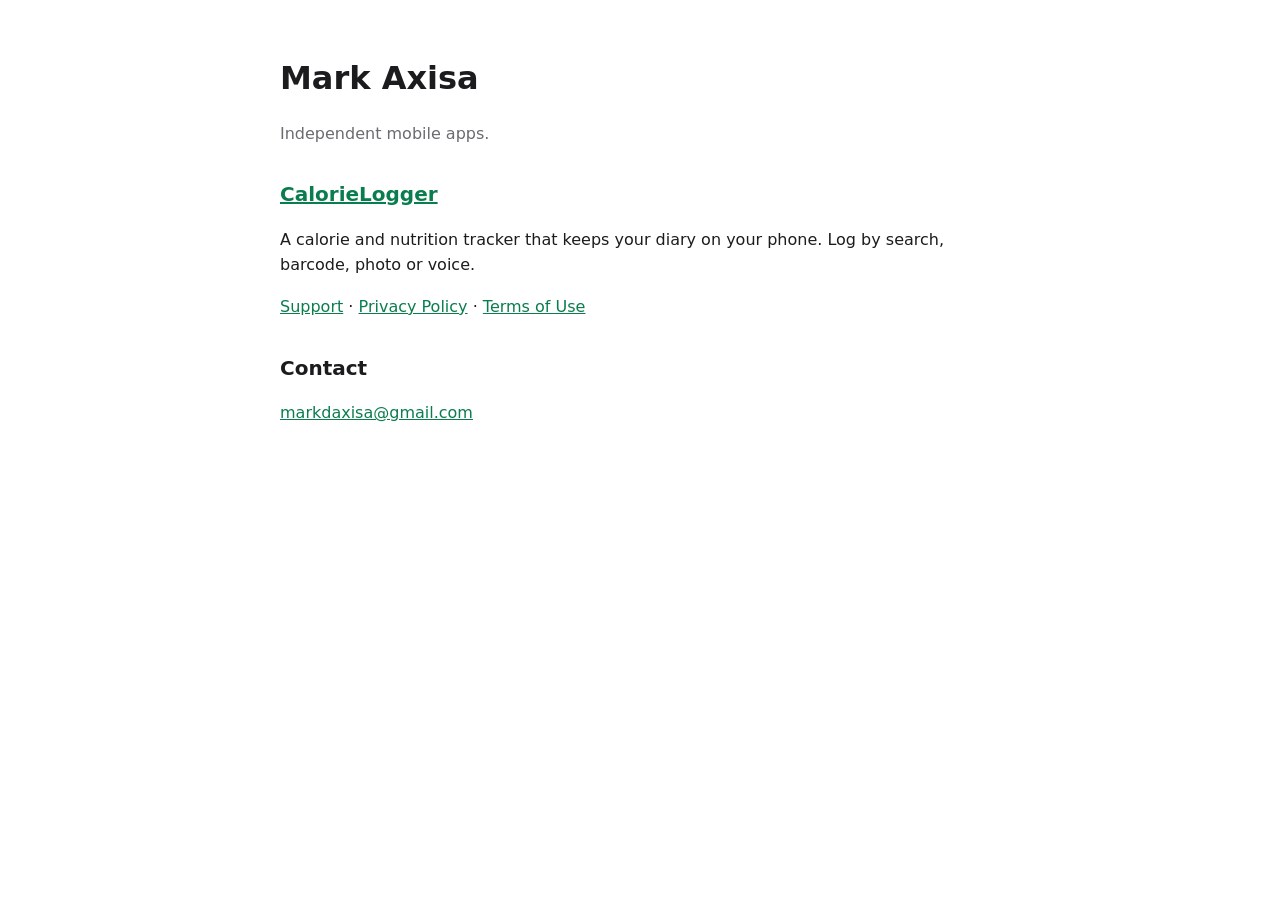
<file: index.html>
<!doctype html>
<html lang="en"><head><meta charset="utf-8"><meta name="viewport" content="width=device-width,initial-scale=1">
<title>Mark Axisa Apps</title>
<meta name="description" content="Mobile apps by Mark Axisa.">
<link rel="stylesheet" href="/style.css"></head>
<body><main>
<h1>Mark Axisa</h1>
<p class="muted">Independent mobile apps.</p>

<h2><a href="/calorielogger/">CalorieLogger</a></h2>
<p>A calorie and nutrition tracker that keeps your diary on your phone. Log by search, barcode, photo or voice.</p>
<p><a href="/calorielogger/">Support</a> · <a href="/calorielogger/privacy.html">Privacy Policy</a> · <a href="/calorielogger/terms.html">Terms of Use</a></p>

<h2>Contact</h2>
<p><a href="mailto:markdaxisa@gmail.com">markdaxisa@gmail.com</a></p>
</main></body></html>
</file>
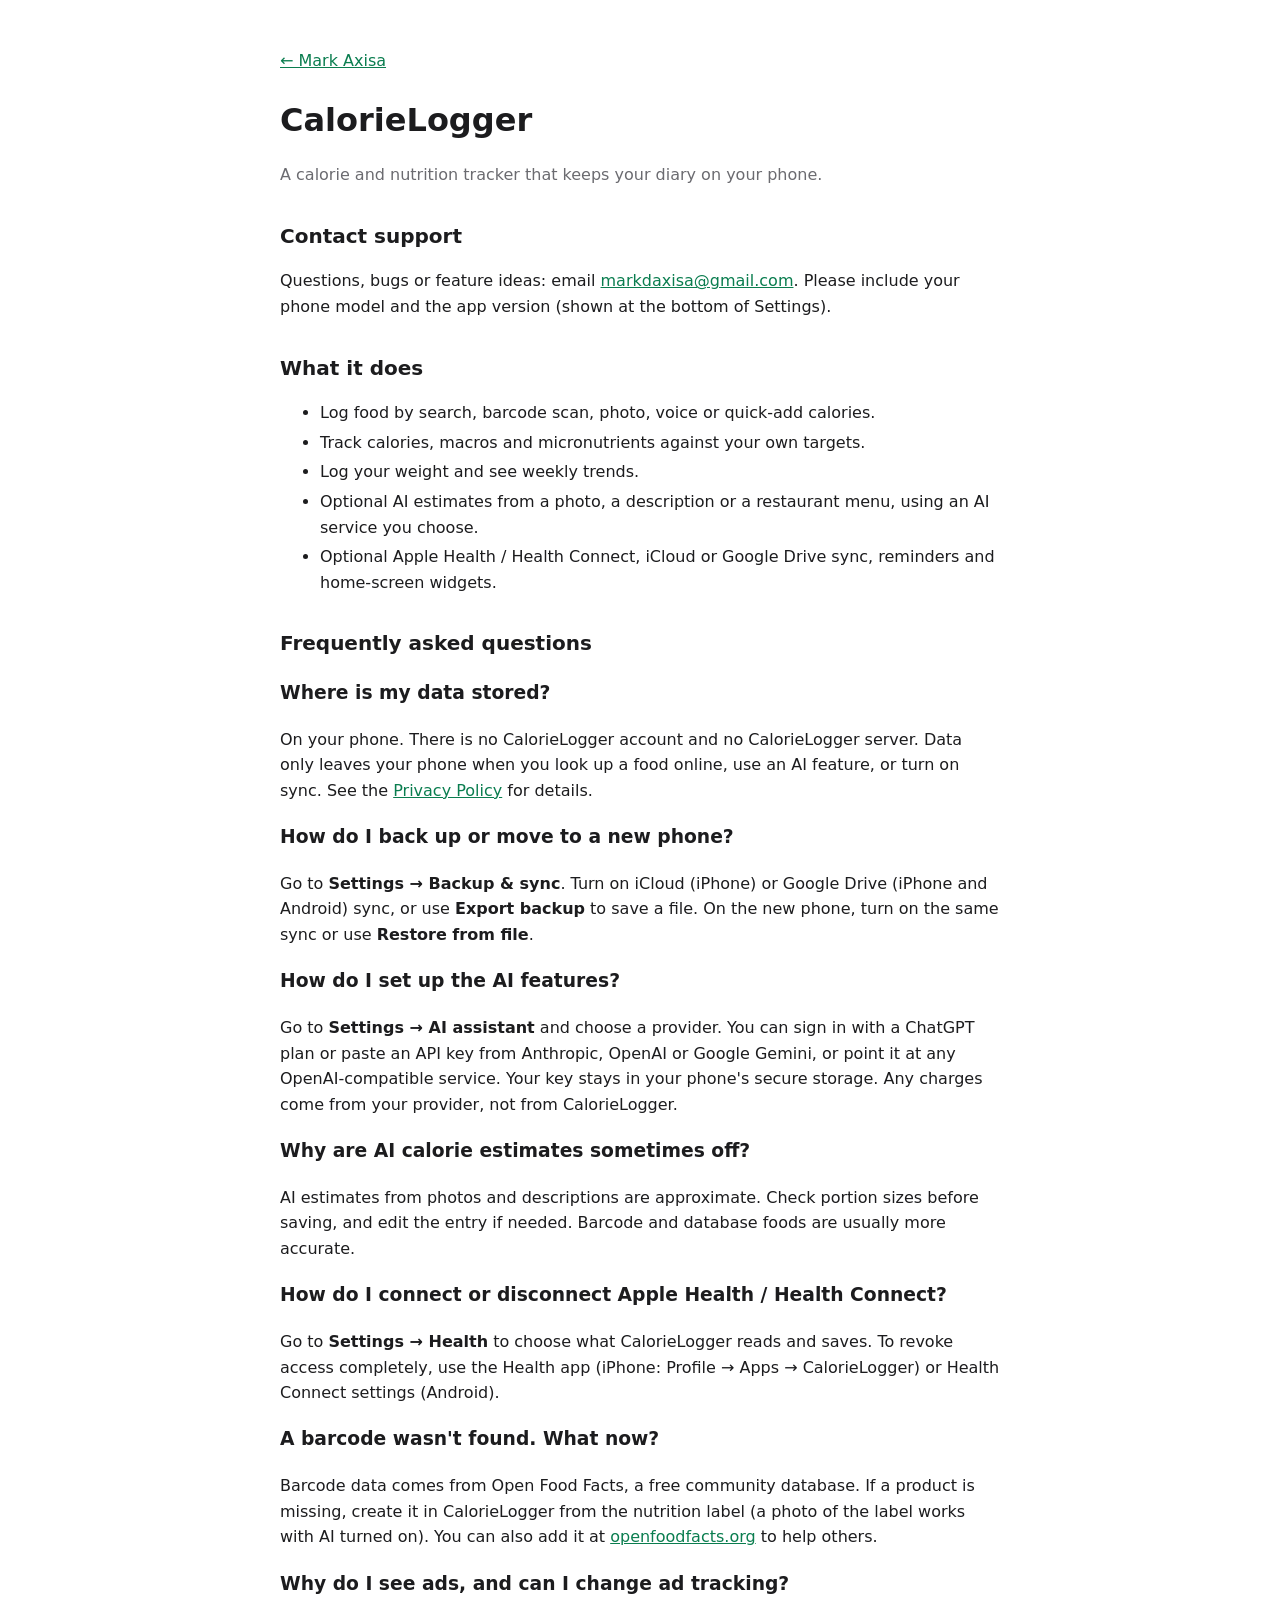
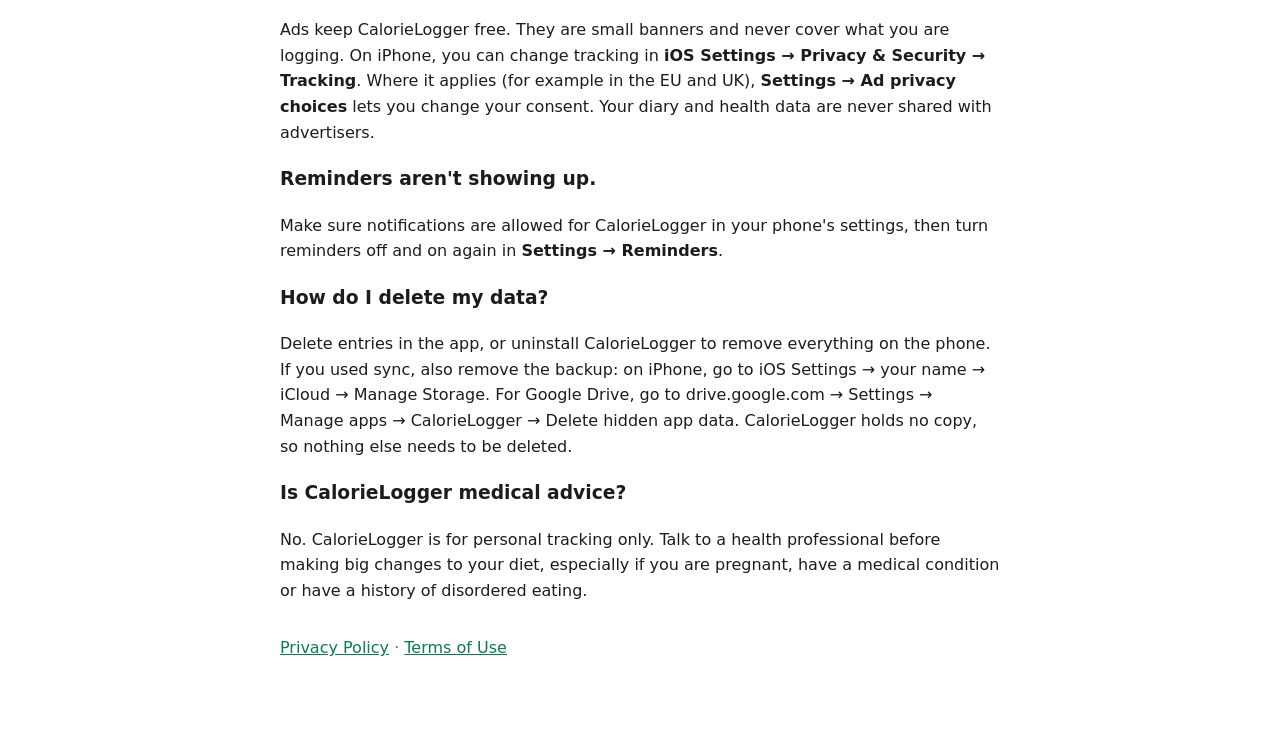
<file: calorie-tracker/index.html>
<!doctype html>
<html lang="en"><head><meta charset="utf-8"><title>Moved</title>
<link rel="canonical" href="https://markaxisa.github.io/calorielogger/">
<meta http-equiv="refresh" content="0; url=/calorielogger/"></head>
<body><p>This page moved to <a href="/calorielogger/">/calorielogger/</a>.</p></body></html>
</file>
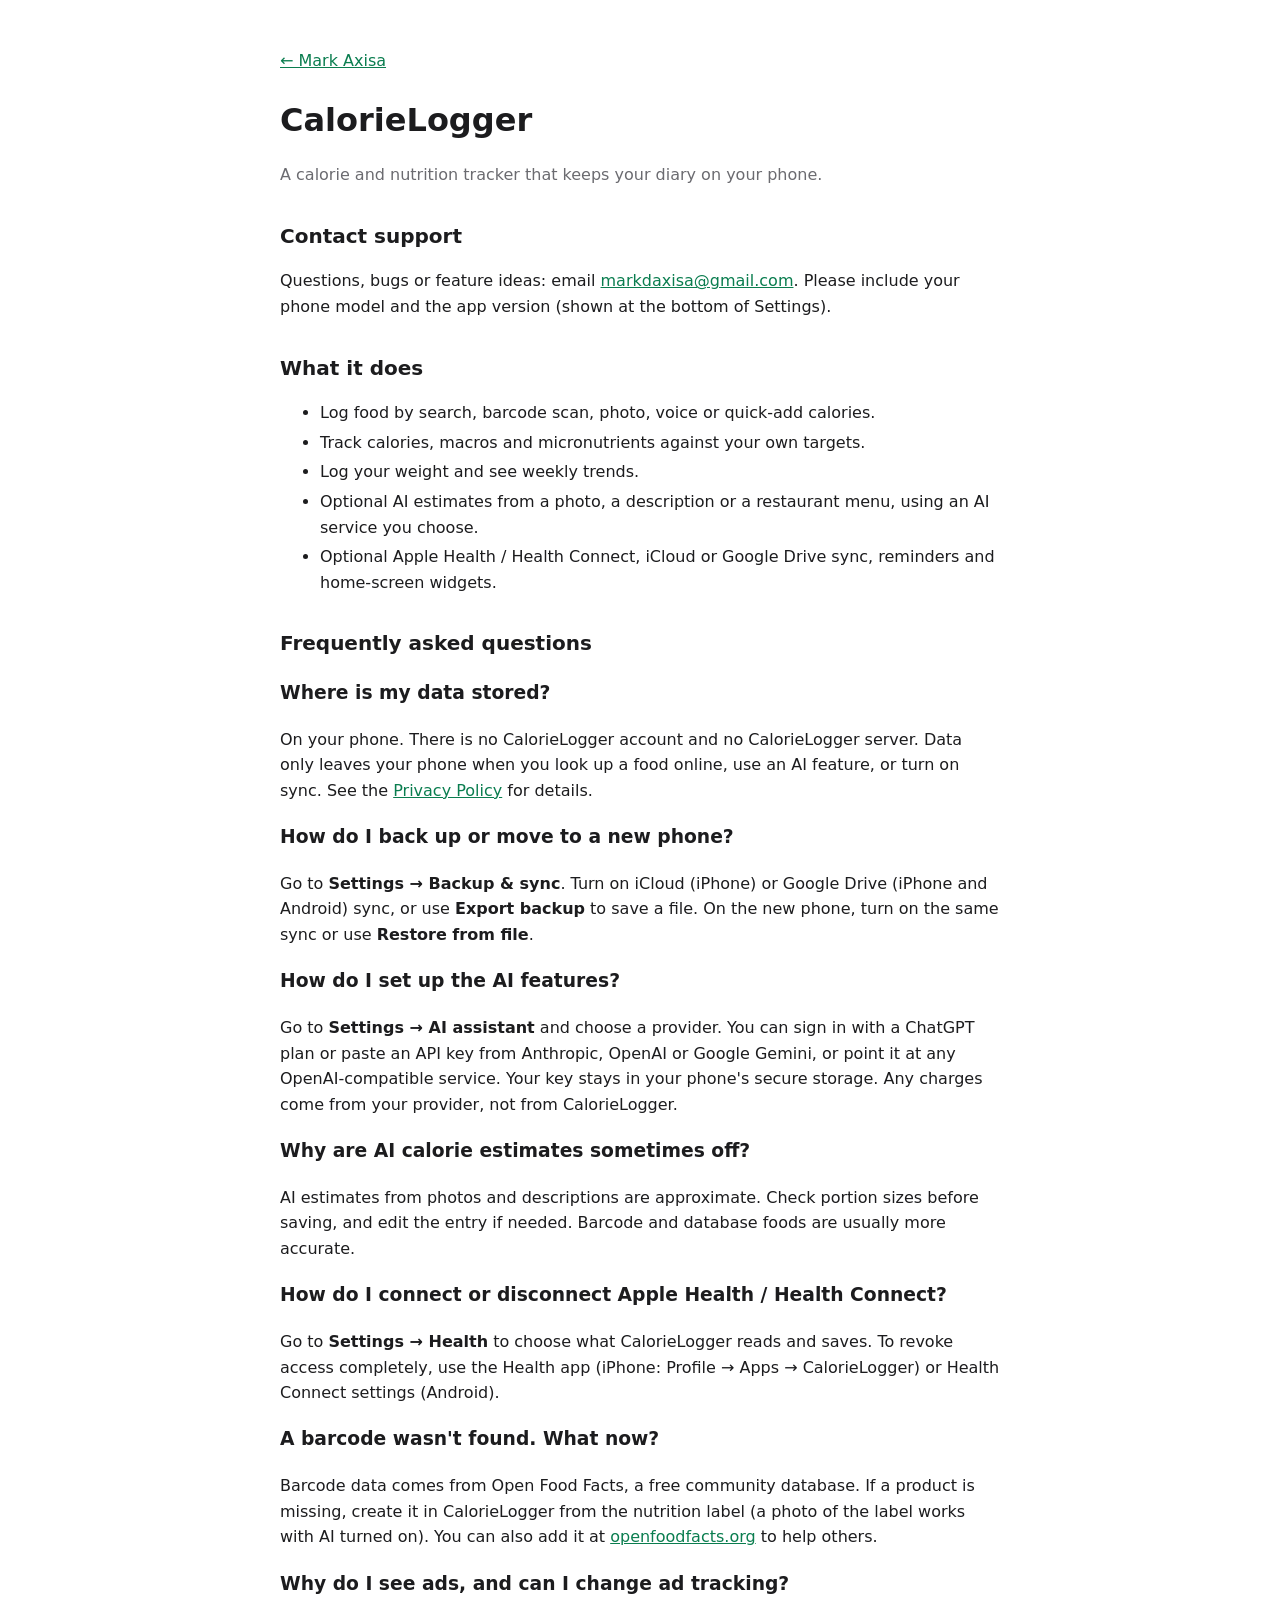
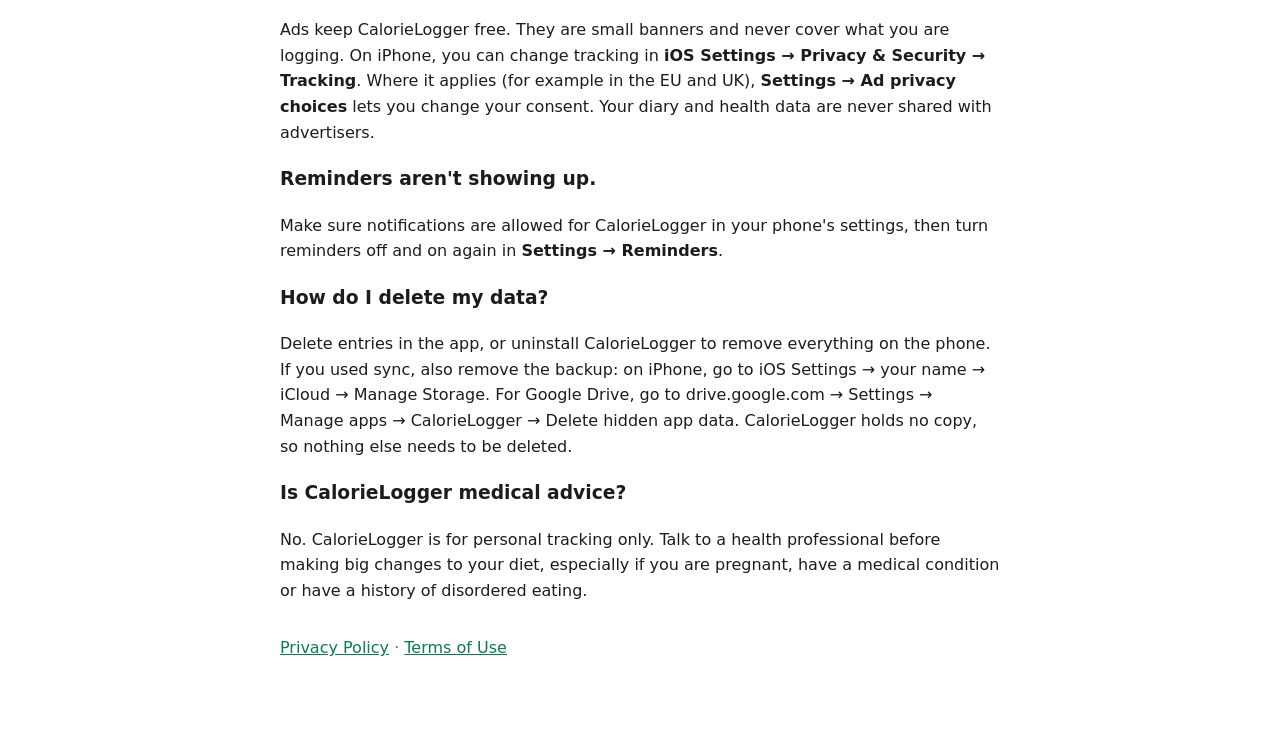
<file: calorielogger/index.html>
<!doctype html>
<html lang="en"><head><meta charset="utf-8"><meta name="viewport" content="width=device-width,initial-scale=1">
<title>CalorieLogger Support</title>
<meta name="description" content="Help and support for CalorieLogger, the calorie and nutrition tracker.">
<link rel="stylesheet" href="/style.css"></head>
<body><main>
<p><a href="/">← Mark Axisa</a></p>
<h1>CalorieLogger</h1>
<p class="muted">A calorie and nutrition tracker that keeps your diary on your phone.</p>

<h2>Contact support</h2>
<p>Questions, bugs or feature ideas: email <a href="mailto:markdaxisa@gmail.com?subject=CalorieLogger%20support">markdaxisa@gmail.com</a>. Please include your phone model and the app version (shown at the bottom of Settings).</p>

<h2>What it does</h2>
<ul>
<li>Log food by search, barcode scan, photo, voice or quick-add calories.</li>
<li>Track calories, macros and micronutrients against your own targets.</li>
<li>Log your weight and see weekly trends.</li>
<li>Optional AI estimates from a photo, a description or a restaurant menu, using an AI service you choose.</li>
<li>Optional Apple Health / Health Connect, iCloud or Google Drive sync, reminders and home-screen widgets.</li>
</ul>

<h2>Frequently asked questions</h2>

<h3>Where is my data stored?</h3>
<p>On your phone. There is no CalorieLogger account and no CalorieLogger server. Data only leaves your phone when you look up a food online, use an AI feature, or turn on sync. See the <a href="privacy.html">Privacy Policy</a> for details.</p>

<h3>How do I back up or move to a new phone?</h3>
<p>Go to <strong>Settings → Backup &amp; sync</strong>. Turn on iCloud (iPhone) or Google Drive (iPhone and Android) sync, or use <strong>Export backup</strong> to save a file. On the new phone, turn on the same sync or use <strong>Restore from file</strong>.</p>

<h3>How do I set up the AI features?</h3>
<p>Go to <strong>Settings → AI assistant</strong> and choose a provider. You can sign in with a ChatGPT plan or paste an API key from Anthropic, OpenAI or Google Gemini, or point it at any OpenAI-compatible service. Your key stays in your phone's secure storage. Any charges come from your provider, not from CalorieLogger.</p>

<h3>Why are AI calorie estimates sometimes off?</h3>
<p>AI estimates from photos and descriptions are approximate. Check portion sizes before saving, and edit the entry if needed. Barcode and database foods are usually more accurate.</p>

<h3>How do I connect or disconnect Apple Health / Health Connect?</h3>
<p>Go to <strong>Settings → Health</strong> to choose what CalorieLogger reads and saves. To revoke access completely, use the Health app (iPhone: Profile → Apps → CalorieLogger) or Health Connect settings (Android).</p>

<h3>A barcode wasn't found. What now?</h3>
<p>Barcode data comes from Open Food Facts, a free community database. If a product is missing, create it in CalorieLogger from the nutrition label (a photo of the label works with AI turned on). You can also add it at <a href="https://world.openfoodfacts.org">openfoodfacts.org</a> to help others.</p>

<h3>Why do I see ads, and can I change ad tracking?</h3>
<p>Ads keep CalorieLogger free. They are small banners and never cover what you are logging. On iPhone, you can change tracking in <strong>iOS Settings → Privacy &amp; Security → Tracking</strong>. Where it applies (for example in the EU and UK), <strong>Settings → Ad privacy choices</strong> lets you change your consent. Your diary and health data are never shared with advertisers.</p>

<h3>Reminders aren't showing up.</h3>
<p>Make sure notifications are allowed for CalorieLogger in your phone's settings, then turn reminders off and on again in <strong>Settings → Reminders</strong>.</p>

<h3>How do I delete my data?</h3>
<p>Delete entries in the app, or uninstall CalorieLogger to remove everything on the phone. If you used sync, also remove the backup: on iPhone, go to iOS Settings → your name → iCloud → Manage Storage. For Google Drive, go to drive.google.com → Settings → Manage apps → CalorieLogger → Delete hidden app data. CalorieLogger holds no copy, so nothing else needs to be deleted.</p>

<h3>Is CalorieLogger medical advice?</h3>
<p>No. CalorieLogger is for personal tracking only. Talk to a health professional before making big changes to your diet, especially if you are pregnant, have a medical condition or have a history of disordered eating.</p>

<p class="muted" style="margin-top:2rem"><a href="privacy.html">Privacy Policy</a> · <a href="terms.html">Terms of Use</a></p>
</main></body></html>
</file>
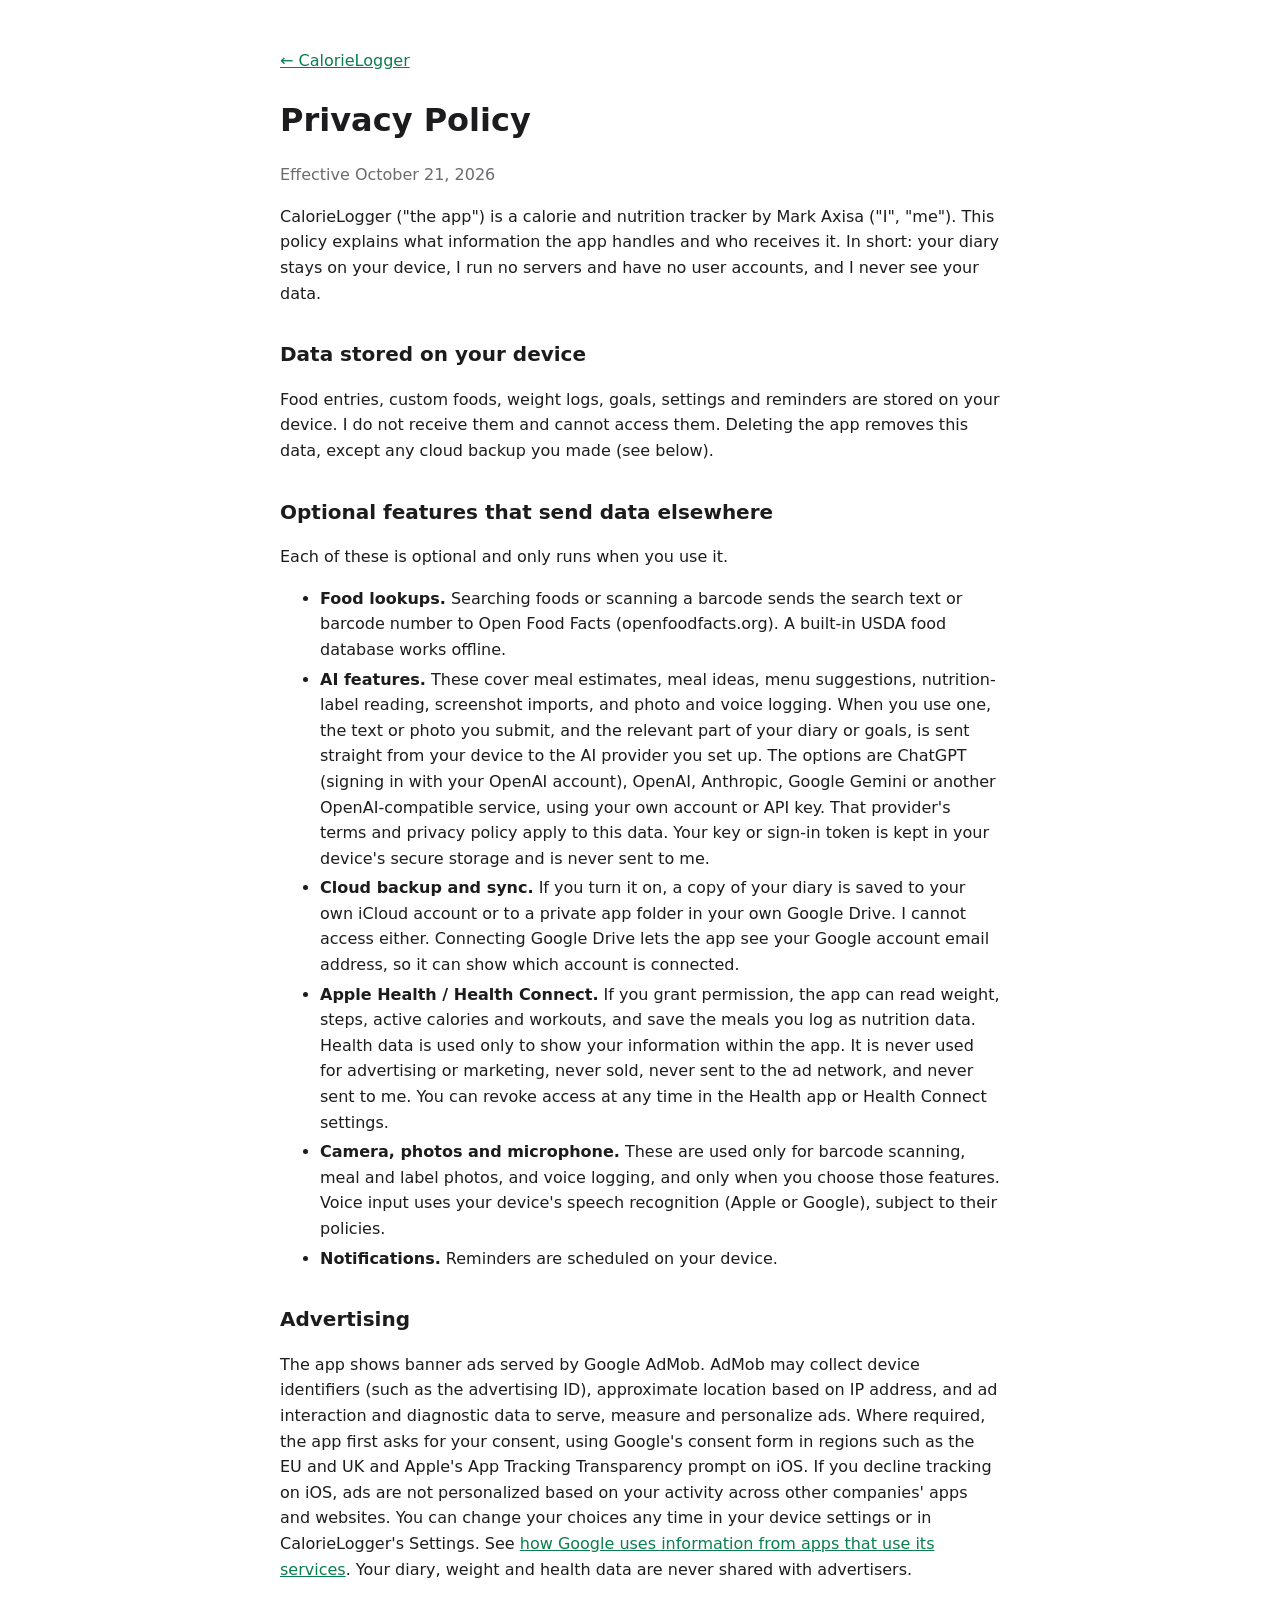
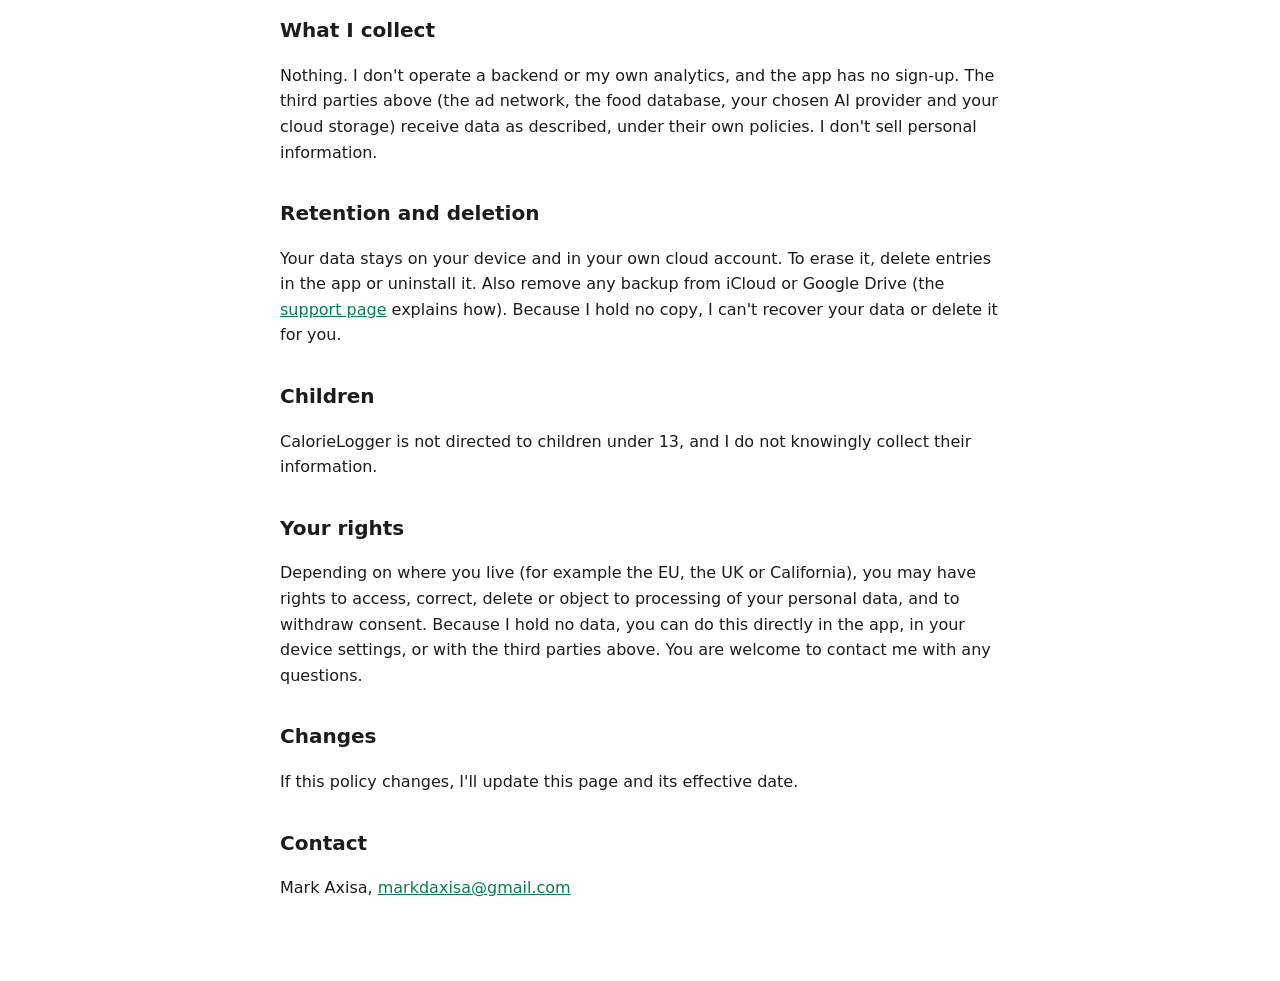
<file: calorie-tracker/privacy.html>
<!doctype html>
<html lang="en"><head><meta charset="utf-8"><title>Moved</title>
<link rel="canonical" href="https://markaxisa.github.io/calorielogger/privacy.html">
<meta http-equiv="refresh" content="0; url=/calorielogger/privacy.html"></head>
<body><p>This page moved to <a href="/calorielogger/privacy.html">/calorielogger/privacy.html</a>.</p></body></html>
</file>
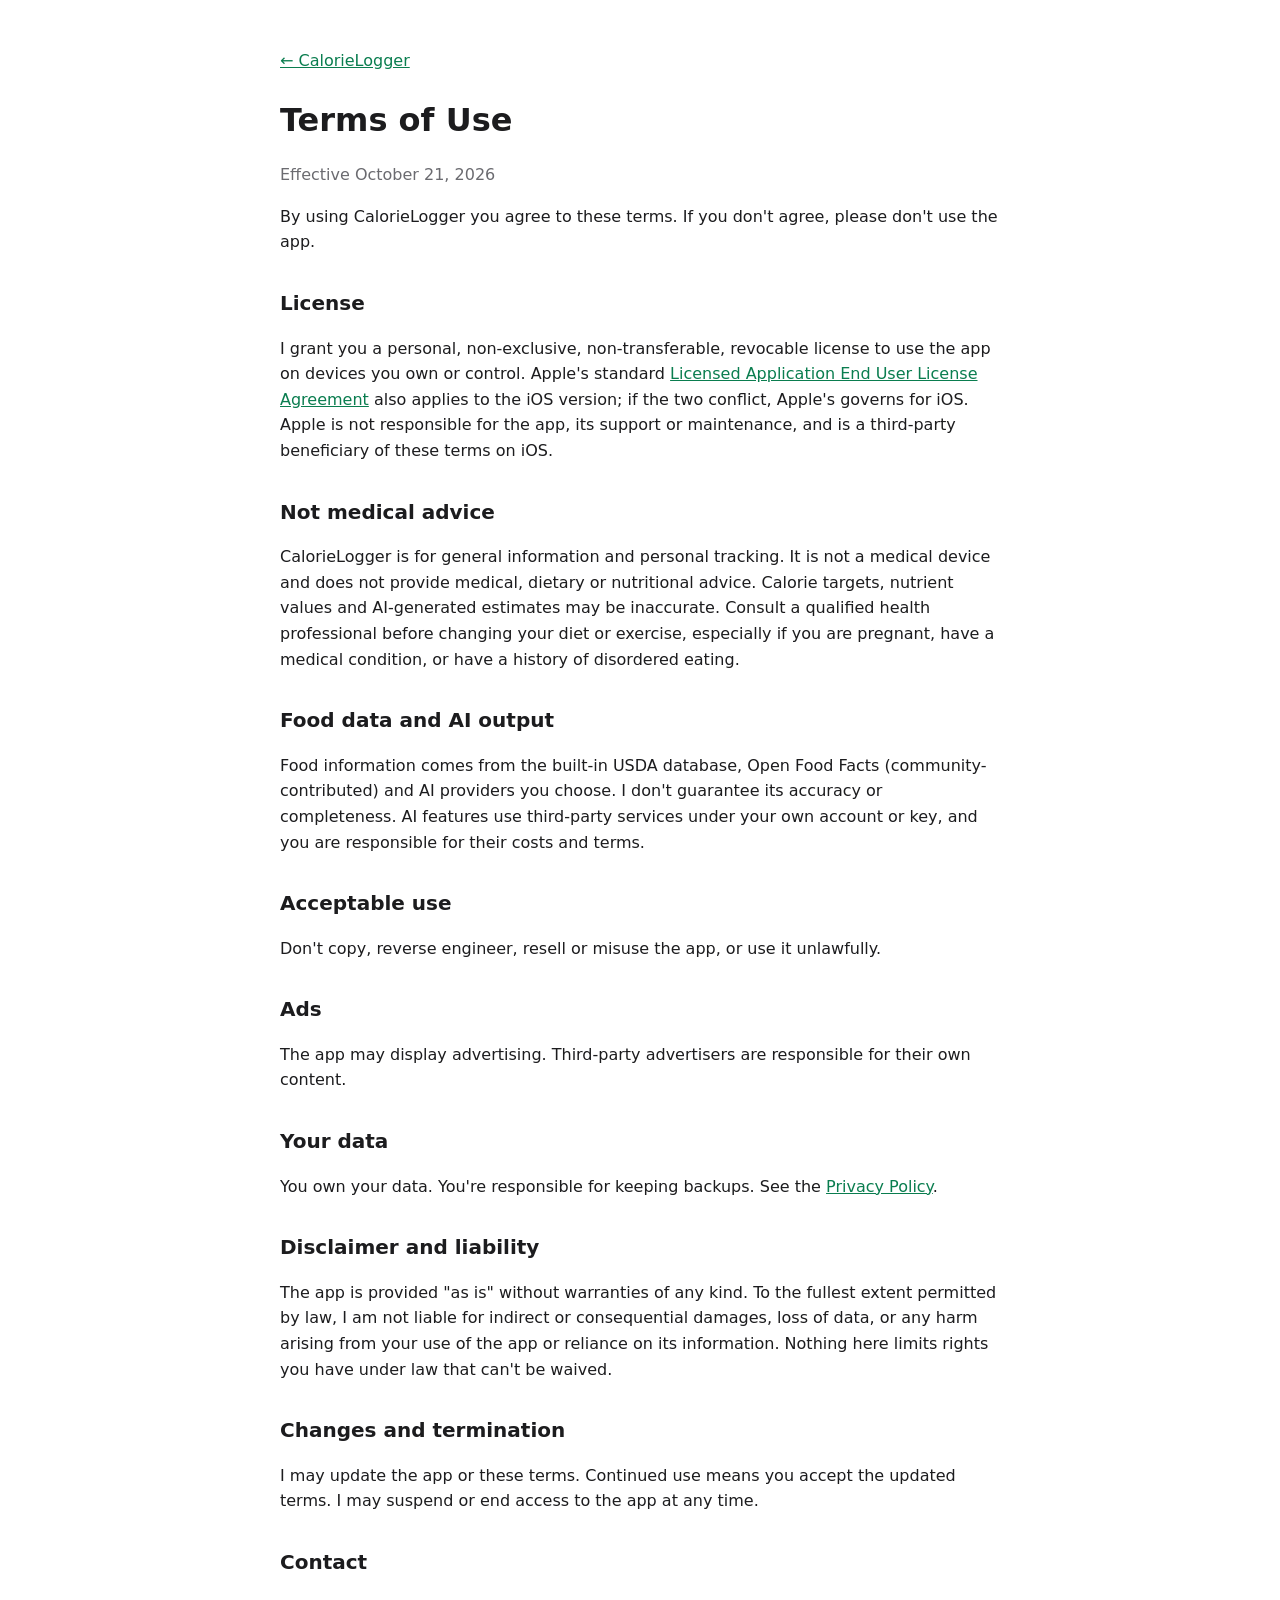
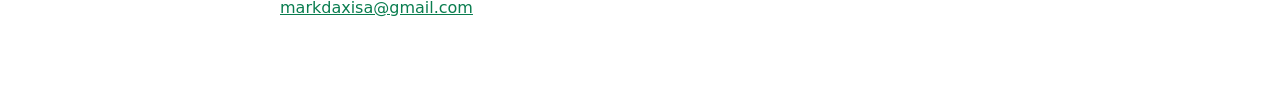
<file: calorie-tracker/terms.html>
<!doctype html>
<html lang="en"><head><meta charset="utf-8"><title>Moved</title>
<link rel="canonical" href="https://markaxisa.github.io/calorielogger/terms.html">
<meta http-equiv="refresh" content="0; url=/calorielogger/terms.html"></head>
<body><p>This page moved to <a href="/calorielogger/terms.html">/calorielogger/terms.html</a>.</p></body></html>
</file>
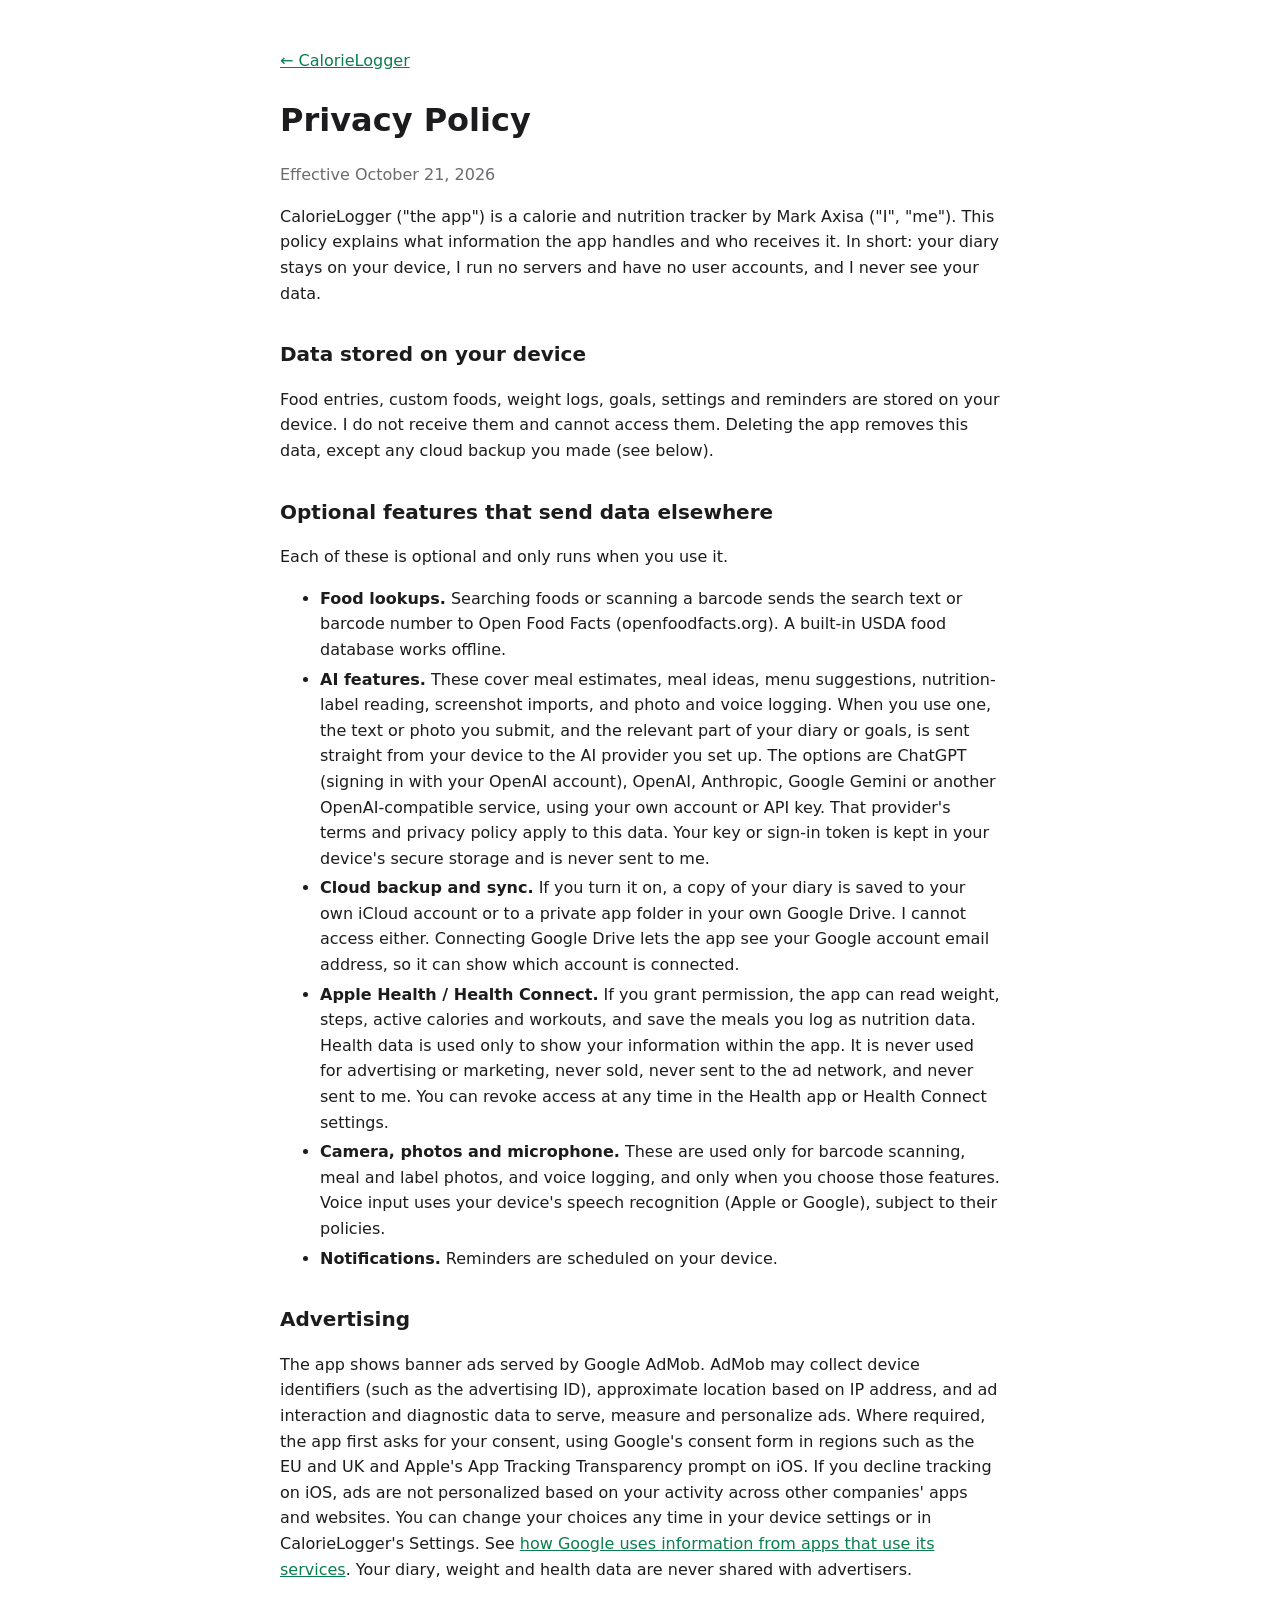
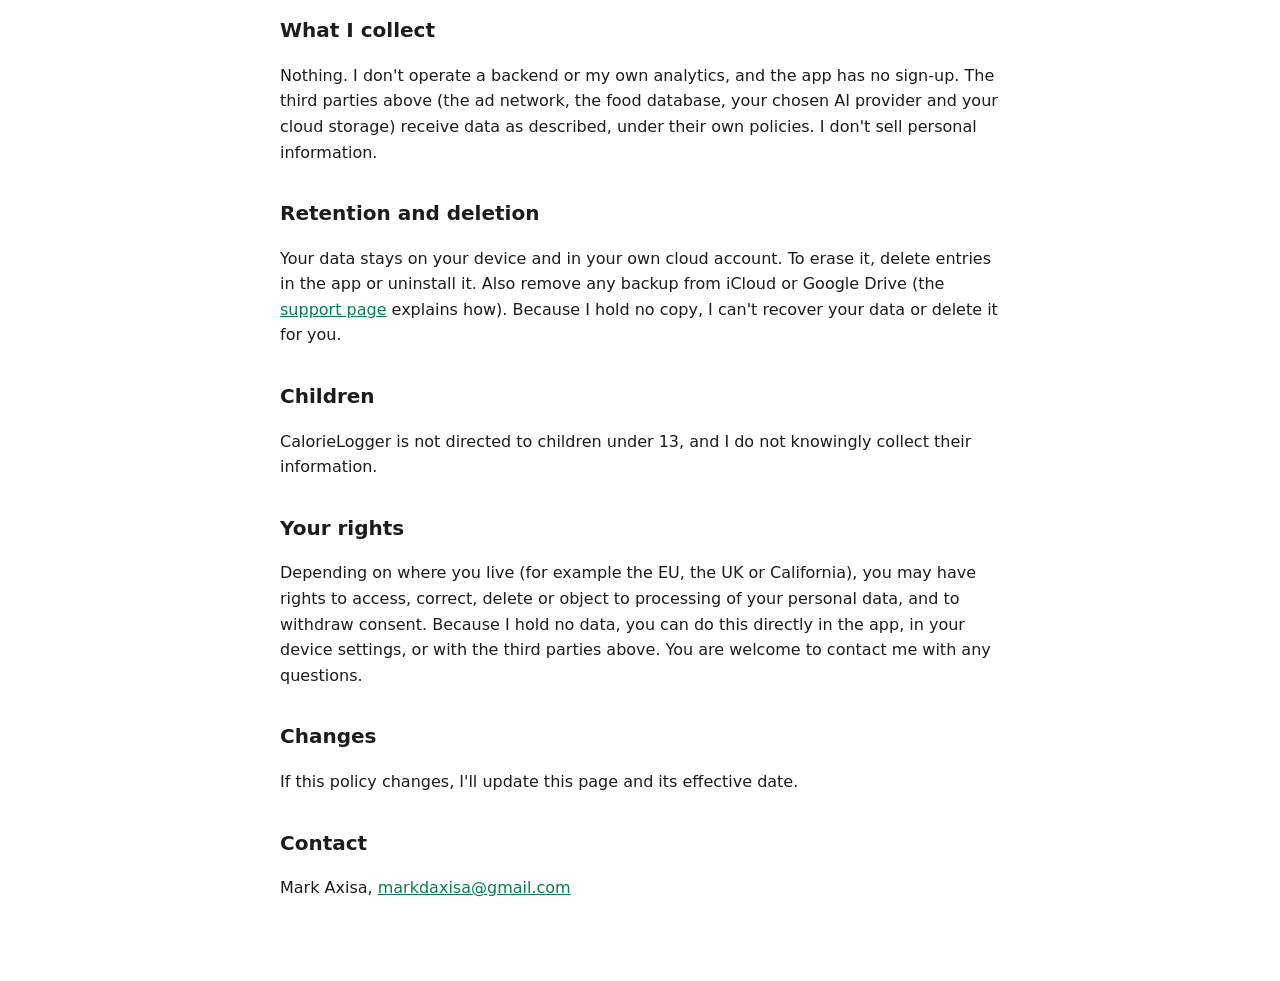
<file: calorielogger/privacy.html>
<!doctype html>
<html lang="en"><head><meta charset="utf-8"><meta name="viewport" content="width=device-width,initial-scale=1">
<title>CalorieLogger Privacy Policy</title><link rel="stylesheet" href="/style.css"></head>
<body><main>
<p><a href="/calorielogger/">← CalorieLogger</a></p>
<h1>Privacy Policy</h1>
<p class="muted">Effective October 21, 2026</p>

<p>CalorieLogger ("the app") is a calorie and nutrition tracker by Mark Axisa ("I", "me"). This policy explains what information the app handles and who receives it. In short: your diary stays on your device, I run no servers and have no user accounts, and I never see your data.</p>

<h2>Data stored on your device</h2>
<p>Food entries, custom foods, weight logs, goals, settings and reminders are stored on your device. I do not receive them and cannot access them. Deleting the app removes this data, except any cloud backup you made (see below).</p>

<h2>Optional features that send data elsewhere</h2>
<p>Each of these is optional and only runs when you use it.</p>
<ul>
<li><strong>Food lookups.</strong> Searching foods or scanning a barcode sends the search text or barcode number to Open Food Facts (openfoodfacts.org). A built-in USDA food database works offline.</li>
<li><strong>AI features.</strong> These cover meal estimates, meal ideas, menu suggestions, nutrition-label reading, screenshot imports, and photo and voice logging. When you use one, the text or photo you submit, and the relevant part of your diary or goals, is sent straight from your device to the AI provider you set up. The options are ChatGPT (signing in with your OpenAI account), OpenAI, Anthropic, Google Gemini or another OpenAI-compatible service, using your own account or API key. That provider's terms and privacy policy apply to this data. Your key or sign-in token is kept in your device's secure storage and is never sent to me.</li>
<li><strong>Cloud backup and sync.</strong> If you turn it on, a copy of your diary is saved to your own iCloud account or to a private app folder in your own Google Drive. I cannot access either. Connecting Google Drive lets the app see your Google account email address, so it can show which account is connected.</li>
<li><strong>Apple Health / Health Connect.</strong> If you grant permission, the app can read weight, steps, active calories and workouts, and save the meals you log as nutrition data. Health data is used only to show your information within the app. It is never used for advertising or marketing, never sold, never sent to the ad network, and never sent to me. You can revoke access at any time in the Health app or Health Connect settings.</li>
<li><strong>Camera, photos and microphone.</strong> These are used only for barcode scanning, meal and label photos, and voice logging, and only when you choose those features. Voice input uses your device's speech recognition (Apple or Google), subject to their policies.</li>
<li><strong>Notifications.</strong> Reminders are scheduled on your device.</li>
</ul>

<h2>Advertising</h2>
<p>The app shows banner ads served by Google AdMob. AdMob may collect device identifiers (such as the advertising ID), approximate location based on IP address, and ad interaction and diagnostic data to serve, measure and personalize ads. Where required, the app first asks for your consent, using Google's consent form in regions such as the EU and UK and Apple's App Tracking Transparency prompt on iOS. If you decline tracking on iOS, ads are not personalized based on your activity across other companies' apps and websites. You can change your choices any time in your device settings or in CalorieLogger's Settings. See <a href="https://policies.google.com/technologies/partner-sites">how Google uses information from apps that use its services</a>. Your diary, weight and health data are never shared with advertisers.</p>

<h2>What I collect</h2>
<p>Nothing. I don't operate a backend or my own analytics, and the app has no sign-up. The third parties above (the ad network, the food database, your chosen AI provider and your cloud storage) receive data as described, under their own policies. I don't sell personal information.</p>

<h2>Retention and deletion</h2>
<p>Your data stays on your device and in your own cloud account. To erase it, delete entries in the app or uninstall it. Also remove any backup from iCloud or Google Drive (the <a href="/calorielogger/">support page</a> explains how). Because I hold no copy, I can't recover your data or delete it for you.</p>

<h2>Children</h2>
<p>CalorieLogger is not directed to children under 13, and I do not knowingly collect their information.</p>

<h2>Your rights</h2>
<p>Depending on where you live (for example the EU, the UK or California), you may have rights to access, correct, delete or object to processing of your personal data, and to withdraw consent. Because I hold no data, you can do this directly in the app, in your device settings, or with the third parties above. You are welcome to contact me with any questions.</p>

<h2>Changes</h2>
<p>If this policy changes, I'll update this page and its effective date.</p>

<h2>Contact</h2>
<p>Mark Axisa, <a href="mailto:markdaxisa@gmail.com">markdaxisa@gmail.com</a></p>
</main></body></html>
</file>
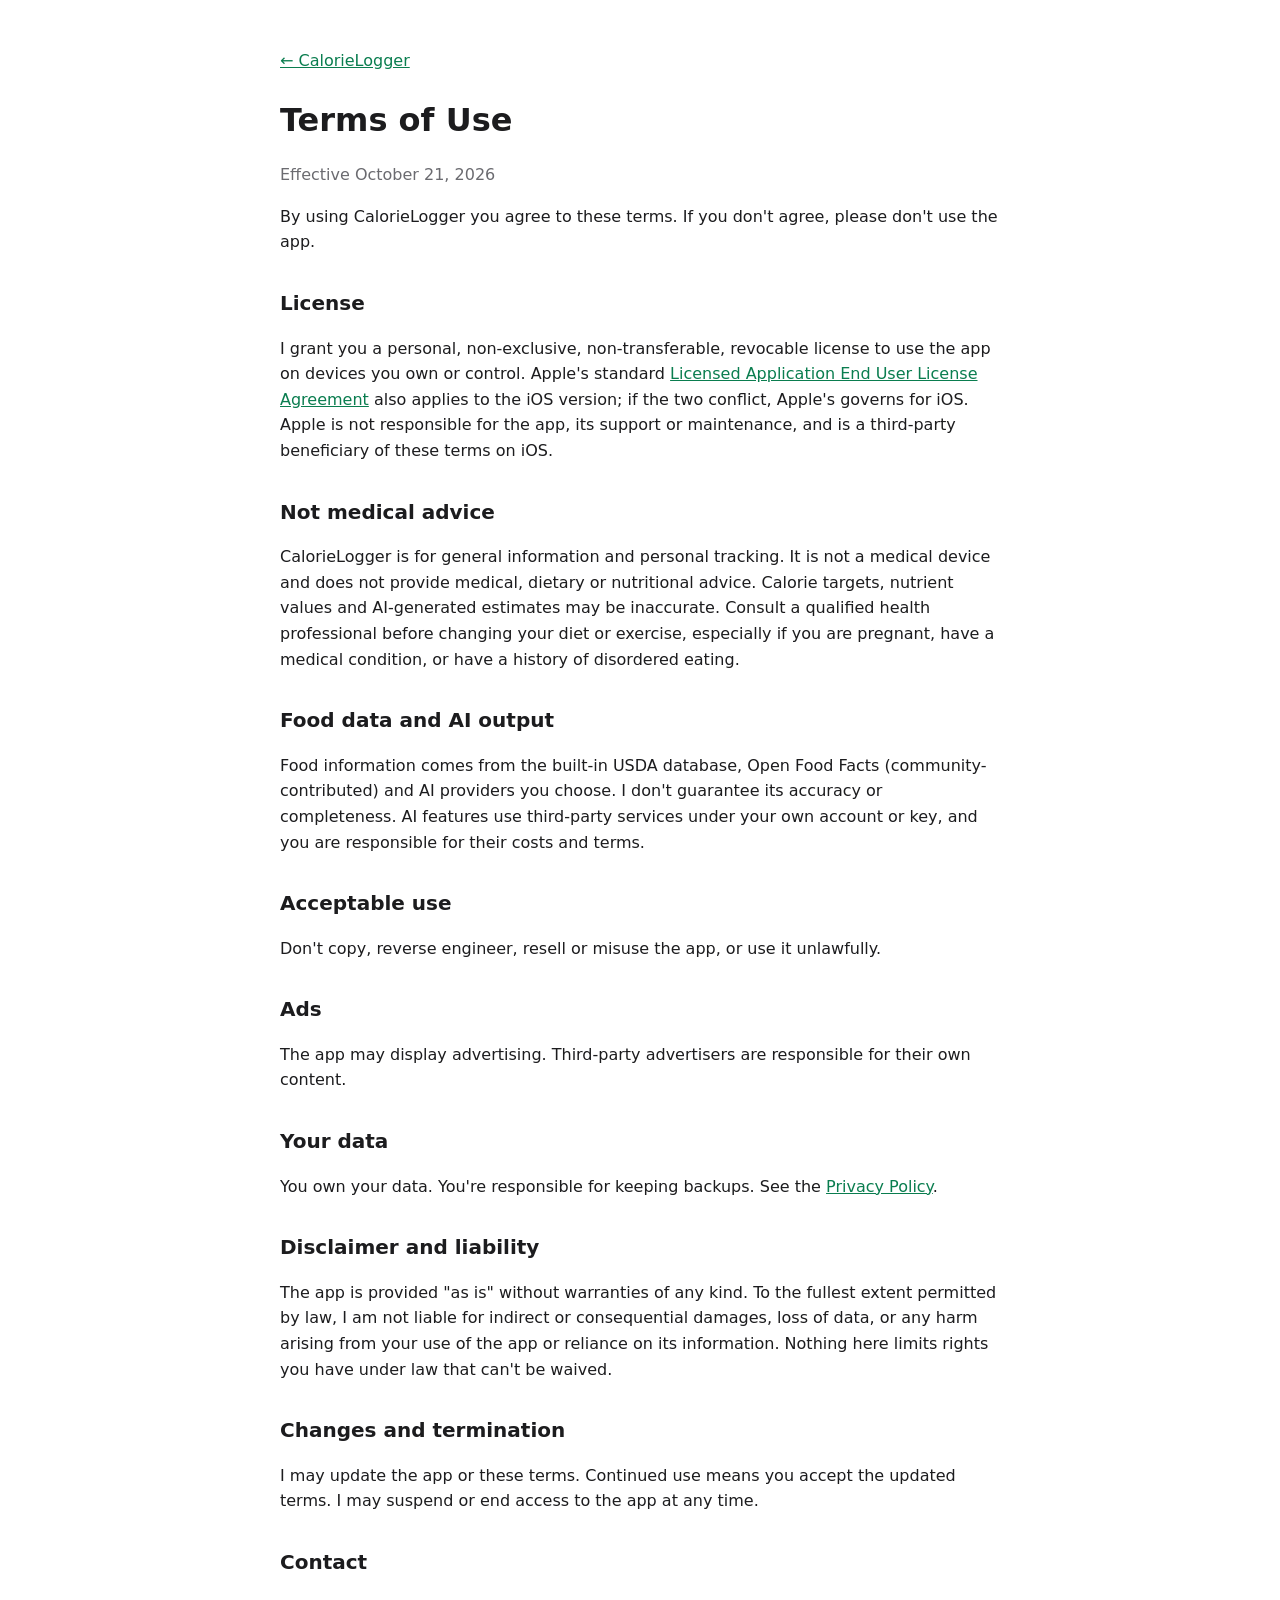
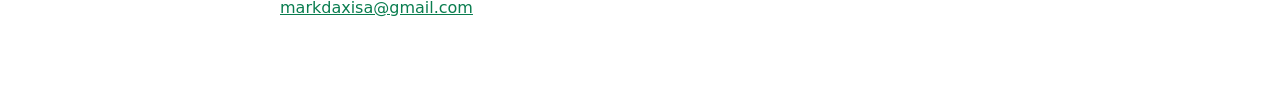
<file: calorielogger/terms.html>
<!doctype html>
<html lang="en"><head><meta charset="utf-8"><meta name="viewport" content="width=device-width,initial-scale=1">
<title>CalorieLogger Terms of Use</title><link rel="stylesheet" href="/style.css"></head>
<body><main>
<p><a href="/calorielogger/">← CalorieLogger</a></p>
<h1>Terms of Use</h1>
<p class="muted">Effective October 21, 2026</p>

<p>By using CalorieLogger you agree to these terms. If you don't agree, please don't use the app.</p>

<h2>License</h2>
<p>I grant you a personal, non-exclusive, non-transferable, revocable license to use the app on devices you own or control. Apple's standard <a href="https://www.apple.com/legal/internet-services/itunes/dev/stdeula/">Licensed Application End User License Agreement</a> also applies to the iOS version; if the two conflict, Apple's governs for iOS. Apple is not responsible for the app, its support or maintenance, and is a third-party beneficiary of these terms on iOS.</p>

<h2>Not medical advice</h2>
<p>CalorieLogger is for general information and personal tracking. It is not a medical device and does not provide medical, dietary or nutritional advice. Calorie targets, nutrient values and AI-generated estimates may be inaccurate. Consult a qualified health professional before changing your diet or exercise, especially if you are pregnant, have a medical condition, or have a history of disordered eating.</p>

<h2>Food data and AI output</h2>
<p>Food information comes from the built-in USDA database, Open Food Facts (community-contributed) and AI providers you choose. I don't guarantee its accuracy or completeness. AI features use third-party services under your own account or key, and you are responsible for their costs and terms.</p>

<h2>Acceptable use</h2>
<p>Don't copy, reverse engineer, resell or misuse the app, or use it unlawfully.</p>

<h2>Ads</h2>
<p>The app may display advertising. Third-party advertisers are responsible for their own content.</p>

<h2>Your data</h2>
<p>You own your data. You're responsible for keeping backups. See the <a href="privacy.html">Privacy Policy</a>.</p>

<h2>Disclaimer and liability</h2>
<p>The app is provided "as is" without warranties of any kind. To the fullest extent permitted by law, I am not liable for indirect or consequential damages, loss of data, or any harm arising from your use of the app or reliance on its information. Nothing here limits rights you have under law that can't be waived.</p>

<h2>Changes and termination</h2>
<p>I may update the app or these terms. Continued use means you accept the updated terms. I may suspend or end access to the app at any time.</p>

<h2>Contact</h2>
<p><a href="mailto:markdaxisa@gmail.com">markdaxisa@gmail.com</a></p>
</main></body></html>
</file>
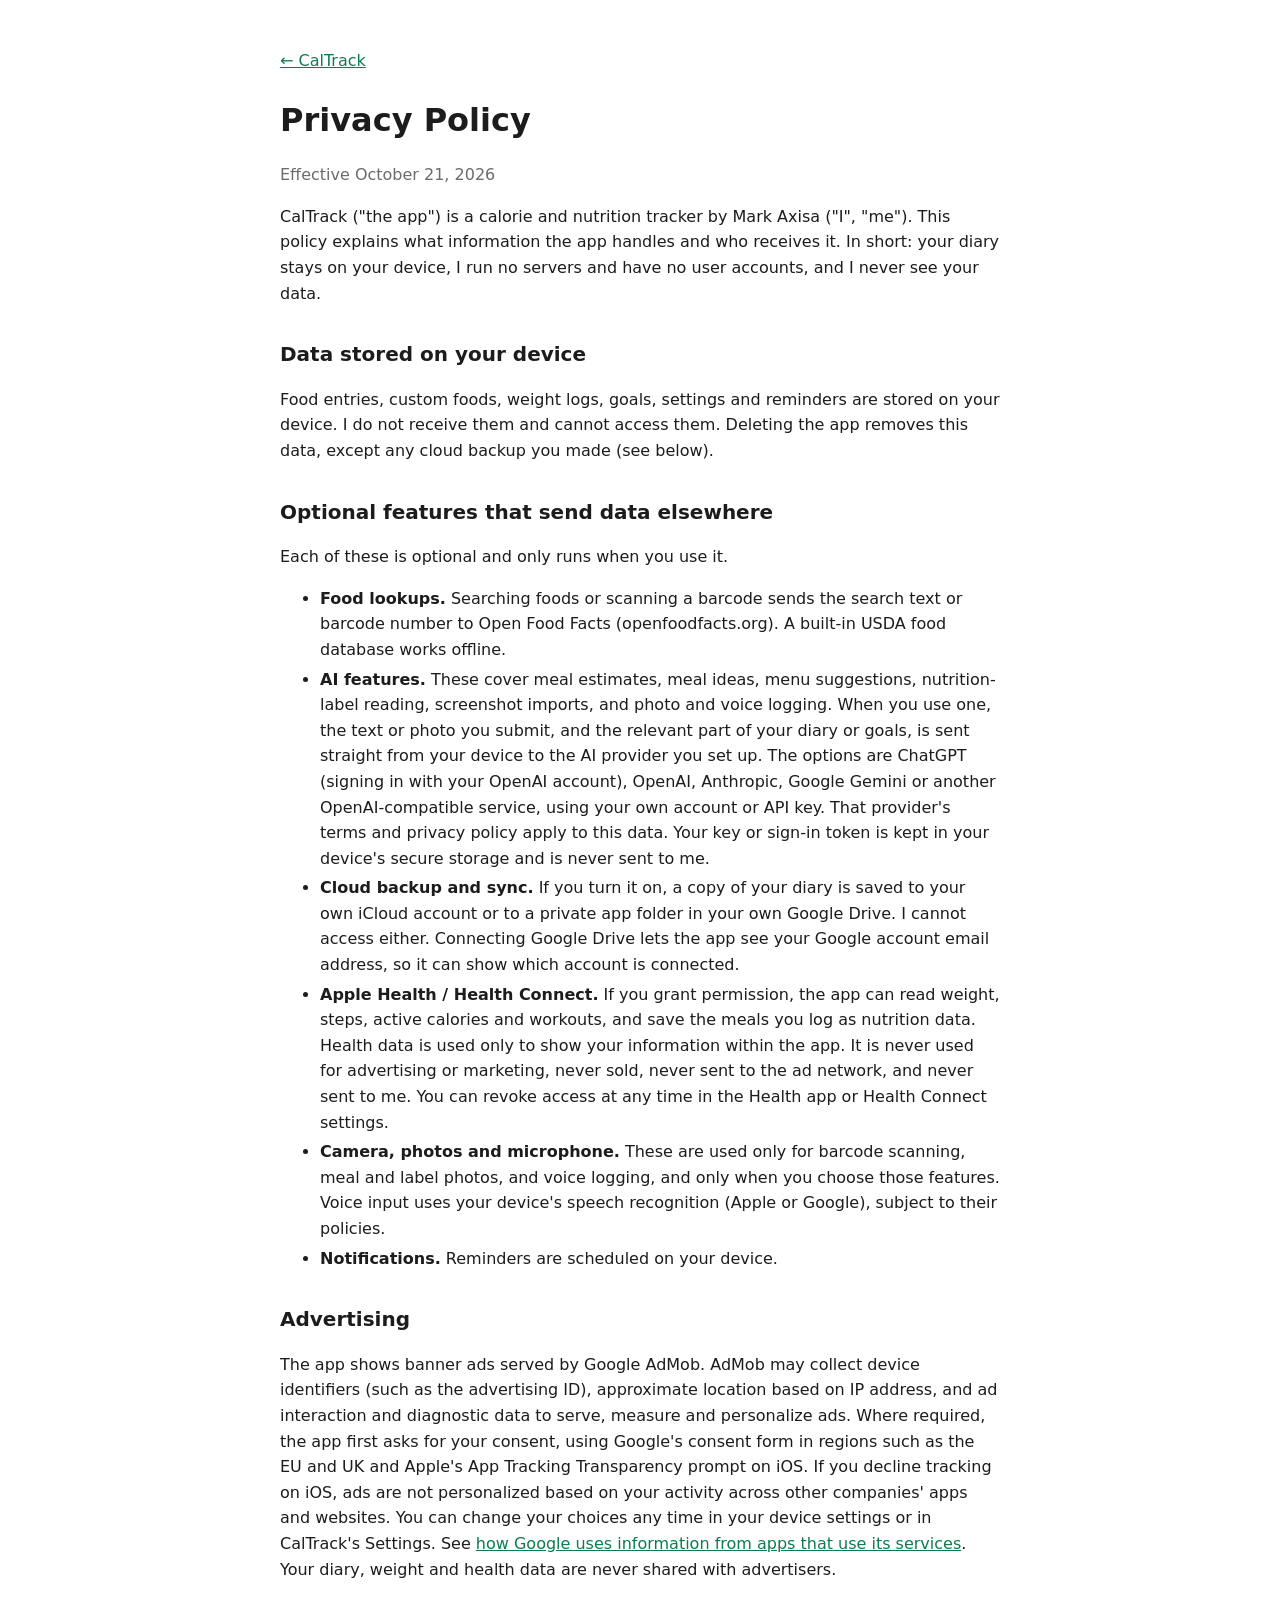
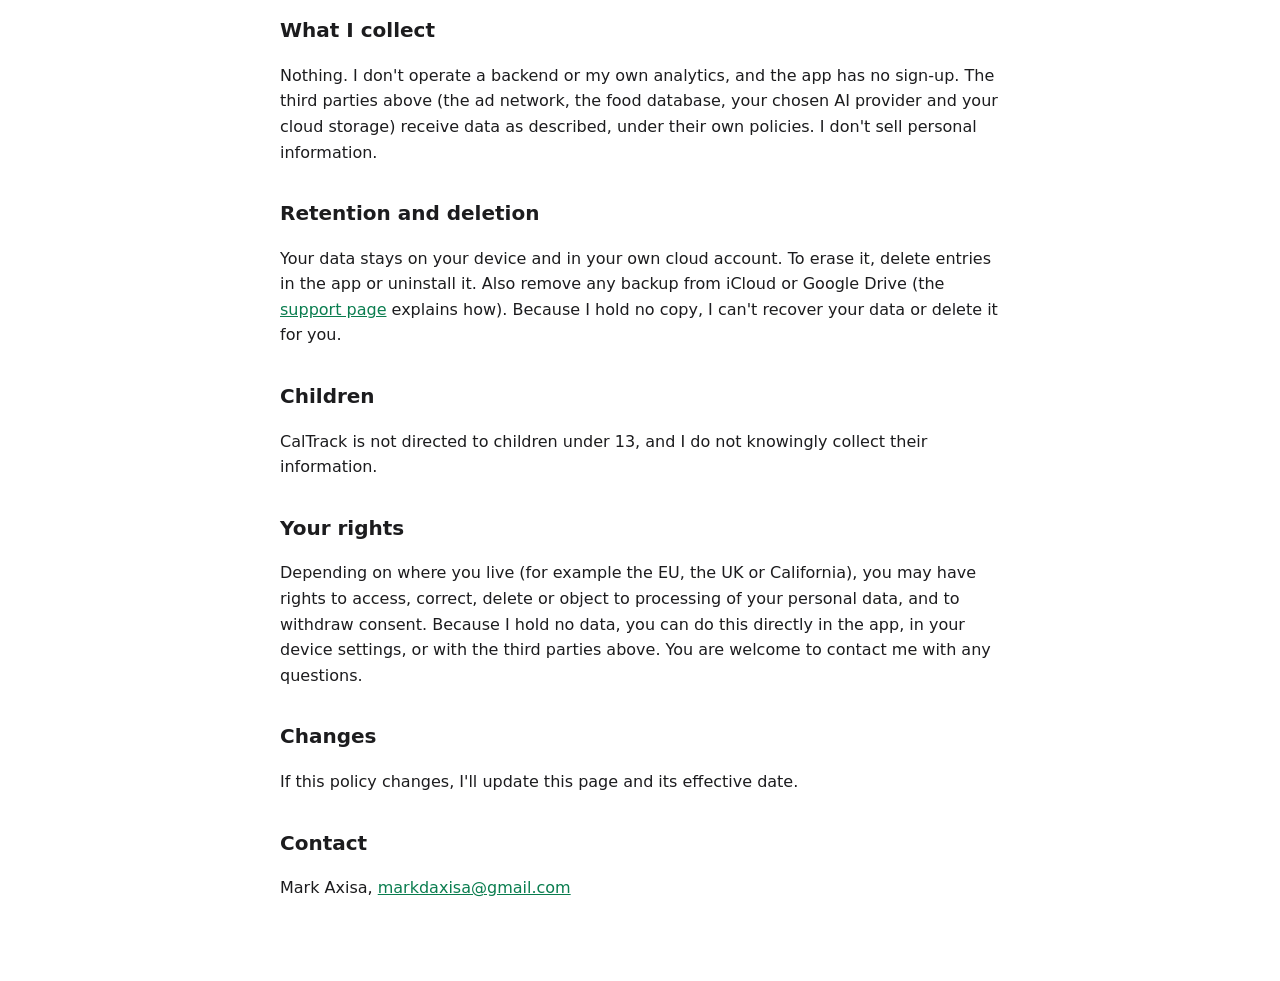
<file: caltrack/privacy.html>
<!doctype html>
<html lang="en"><head><meta charset="utf-8"><meta name="viewport" content="width=device-width,initial-scale=1">
<title>CalTrack Privacy Policy</title><link rel="stylesheet" href="/style.css"></head>
<body><main>
<p><a href="/caltrack/">← CalTrack</a></p>
<h1>Privacy Policy</h1>
<p class="muted">Effective October 21, 2026</p>

<p>CalTrack ("the app") is a calorie and nutrition tracker by Mark Axisa ("I", "me"). This policy explains what information the app handles and who receives it. In short: your diary stays on your device, I run no servers and have no user accounts, and I never see your data.</p>

<h2>Data stored on your device</h2>
<p>Food entries, custom foods, weight logs, goals, settings and reminders are stored on your device. I do not receive them and cannot access them. Deleting the app removes this data, except any cloud backup you made (see below).</p>

<h2>Optional features that send data elsewhere</h2>
<p>Each of these is optional and only runs when you use it.</p>
<ul>
<li><strong>Food lookups.</strong> Searching foods or scanning a barcode sends the search text or barcode number to Open Food Facts (openfoodfacts.org). A built-in USDA food database works offline.</li>
<li><strong>AI features.</strong> These cover meal estimates, meal ideas, menu suggestions, nutrition-label reading, screenshot imports, and photo and voice logging. When you use one, the text or photo you submit, and the relevant part of your diary or goals, is sent straight from your device to the AI provider you set up. The options are ChatGPT (signing in with your OpenAI account), OpenAI, Anthropic, Google Gemini or another OpenAI-compatible service, using your own account or API key. That provider's terms and privacy policy apply to this data. Your key or sign-in token is kept in your device's secure storage and is never sent to me.</li>
<li><strong>Cloud backup and sync.</strong> If you turn it on, a copy of your diary is saved to your own iCloud account or to a private app folder in your own Google Drive. I cannot access either. Connecting Google Drive lets the app see your Google account email address, so it can show which account is connected.</li>
<li><strong>Apple Health / Health Connect.</strong> If you grant permission, the app can read weight, steps, active calories and workouts, and save the meals you log as nutrition data. Health data is used only to show your information within the app. It is never used for advertising or marketing, never sold, never sent to the ad network, and never sent to me. You can revoke access at any time in the Health app or Health Connect settings.</li>
<li><strong>Camera, photos and microphone.</strong> These are used only for barcode scanning, meal and label photos, and voice logging, and only when you choose those features. Voice input uses your device's speech recognition (Apple or Google), subject to their policies.</li>
<li><strong>Notifications.</strong> Reminders are scheduled on your device.</li>
</ul>

<h2>Advertising</h2>
<p>The app shows banner ads served by Google AdMob. AdMob may collect device identifiers (such as the advertising ID), approximate location based on IP address, and ad interaction and diagnostic data to serve, measure and personalize ads. Where required, the app first asks for your consent, using Google's consent form in regions such as the EU and UK and Apple's App Tracking Transparency prompt on iOS. If you decline tracking on iOS, ads are not personalized based on your activity across other companies' apps and websites. You can change your choices any time in your device settings or in CalTrack's Settings. See <a href="https://policies.google.com/technologies/partner-sites">how Google uses information from apps that use its services</a>. Your diary, weight and health data are never shared with advertisers.</p>

<h2>What I collect</h2>
<p>Nothing. I don't operate a backend or my own analytics, and the app has no sign-up. The third parties above (the ad network, the food database, your chosen AI provider and your cloud storage) receive data as described, under their own policies. I don't sell personal information.</p>

<h2>Retention and deletion</h2>
<p>Your data stays on your device and in your own cloud account. To erase it, delete entries in the app or uninstall it. Also remove any backup from iCloud or Google Drive (the <a href="/caltrack/">support page</a> explains how). Because I hold no copy, I can't recover your data or delete it for you.</p>

<h2>Children</h2>
<p>CalTrack is not directed to children under 13, and I do not knowingly collect their information.</p>

<h2>Your rights</h2>
<p>Depending on where you live (for example the EU, the UK or California), you may have rights to access, correct, delete or object to processing of your personal data, and to withdraw consent. Because I hold no data, you can do this directly in the app, in your device settings, or with the third parties above. You are welcome to contact me with any questions.</p>

<h2>Changes</h2>
<p>If this policy changes, I'll update this page and its effective date.</p>

<h2>Contact</h2>
<p>Mark Axisa, <a href="mailto:markdaxisa@gmail.com">markdaxisa@gmail.com</a></p>
</main></body></html>
</file>
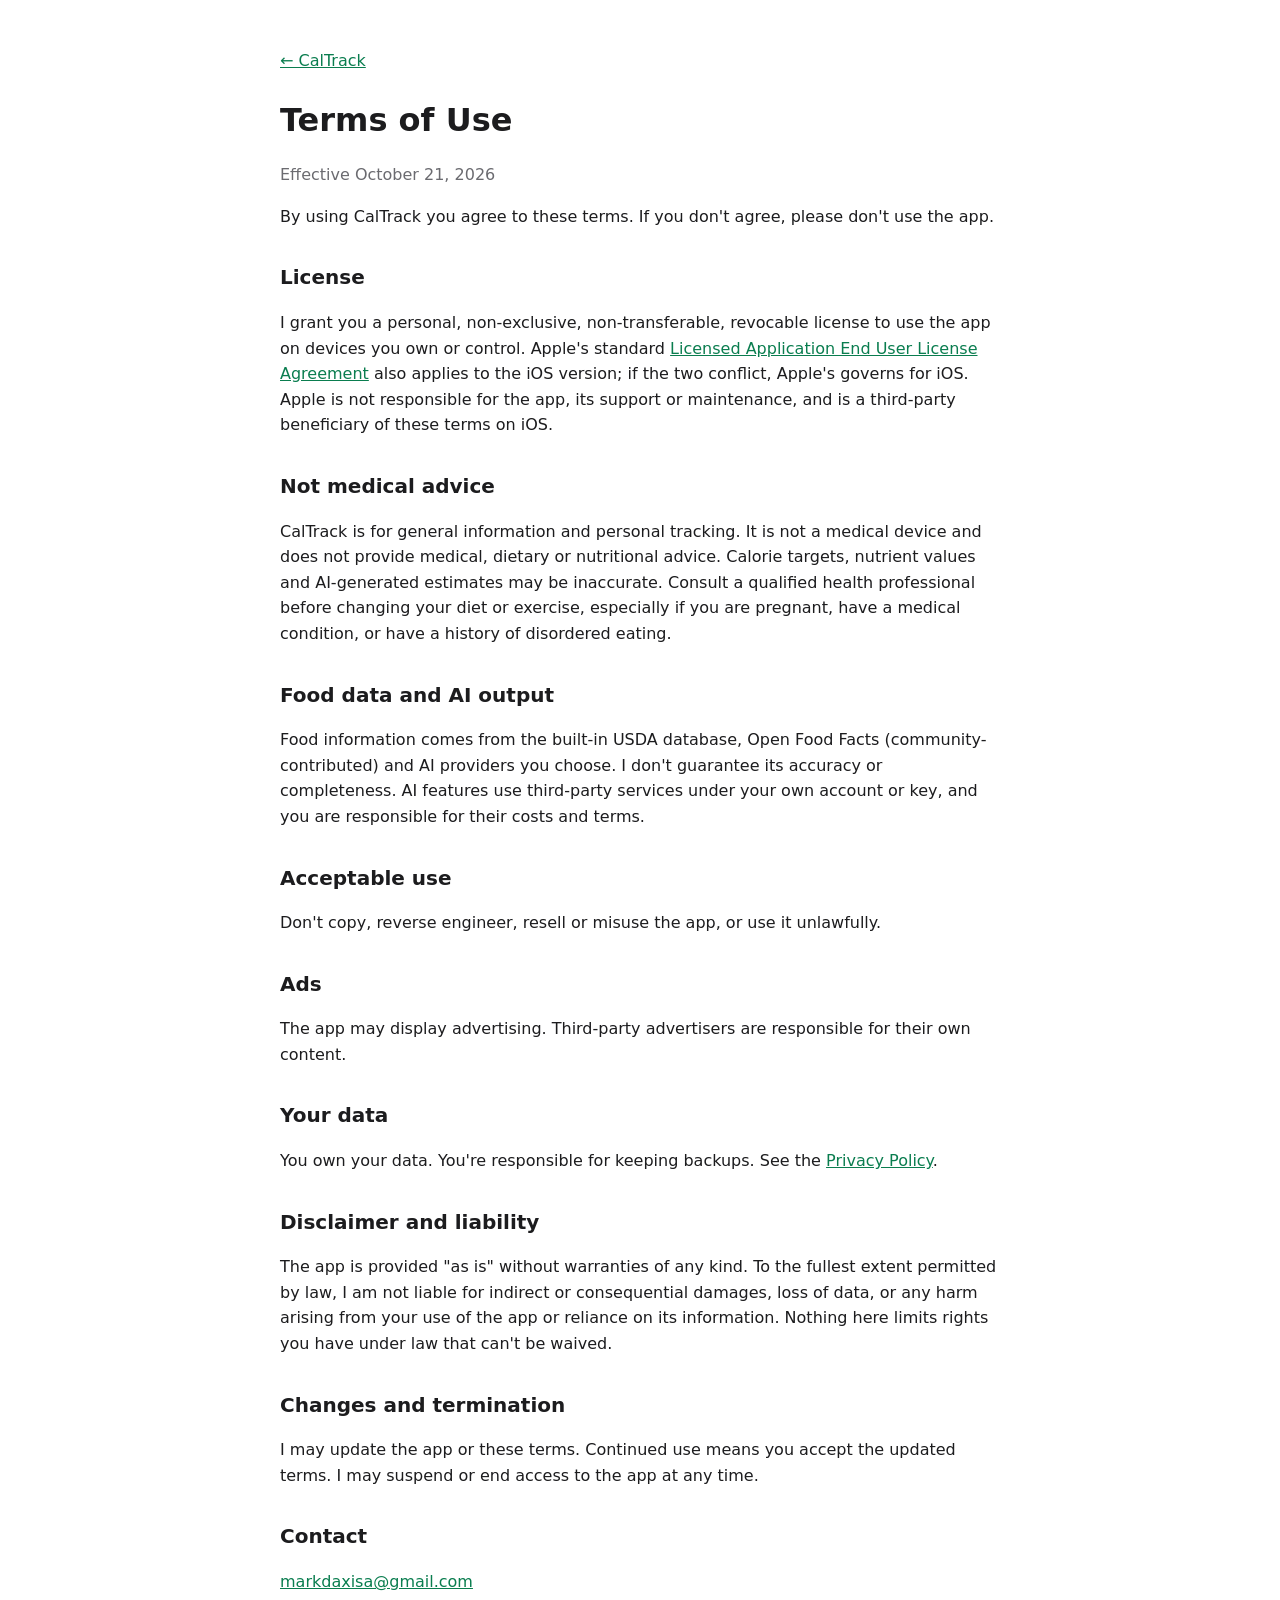
<file: caltrack/terms.html>
<!doctype html>
<html lang="en"><head><meta charset="utf-8"><meta name="viewport" content="width=device-width,initial-scale=1">
<title>CalTrack Terms of Use</title><link rel="stylesheet" href="/style.css"></head>
<body><main>
<p><a href="/caltrack/">← CalTrack</a></p>
<h1>Terms of Use</h1>
<p class="muted">Effective October 21, 2026</p>

<p>By using CalTrack you agree to these terms. If you don't agree, please don't use the app.</p>

<h2>License</h2>
<p>I grant you a personal, non-exclusive, non-transferable, revocable license to use the app on devices you own or control. Apple's standard <a href="https://www.apple.com/legal/internet-services/itunes/dev/stdeula/">Licensed Application End User License Agreement</a> also applies to the iOS version; if the two conflict, Apple's governs for iOS. Apple is not responsible for the app, its support or maintenance, and is a third-party beneficiary of these terms on iOS.</p>

<h2>Not medical advice</h2>
<p>CalTrack is for general information and personal tracking. It is not a medical device and does not provide medical, dietary or nutritional advice. Calorie targets, nutrient values and AI-generated estimates may be inaccurate. Consult a qualified health professional before changing your diet or exercise, especially if you are pregnant, have a medical condition, or have a history of disordered eating.</p>

<h2>Food data and AI output</h2>
<p>Food information comes from the built-in USDA database, Open Food Facts (community-contributed) and AI providers you choose. I don't guarantee its accuracy or completeness. AI features use third-party services under your own account or key, and you are responsible for their costs and terms.</p>

<h2>Acceptable use</h2>
<p>Don't copy, reverse engineer, resell or misuse the app, or use it unlawfully.</p>

<h2>Ads</h2>
<p>The app may display advertising. Third-party advertisers are responsible for their own content.</p>

<h2>Your data</h2>
<p>You own your data. You're responsible for keeping backups. See the <a href="privacy.html">Privacy Policy</a>.</p>

<h2>Disclaimer and liability</h2>
<p>The app is provided "as is" without warranties of any kind. To the fullest extent permitted by law, I am not liable for indirect or consequential damages, loss of data, or any harm arising from your use of the app or reliance on its information. Nothing here limits rights you have under law that can't be waived.</p>

<h2>Changes and termination</h2>
<p>I may update the app or these terms. Continued use means you accept the updated terms. I may suspend or end access to the app at any time.</p>

<h2>Contact</h2>
<p><a href="mailto:markdaxisa@gmail.com">markdaxisa@gmail.com</a></p>
</main></body></html>
</file>
<file: style.css>
:root{color-scheme:light dark;--bg:#fff;--fg:#1c1c1e;--muted:#6b6b70;--accent:#0a7d4f}
@media (prefers-color-scheme:dark){:root{--bg:#111;--fg:#f2f2f3;--muted:#9a9aa0;--accent:#3ecf8e}}
body{margin:0;background:var(--bg);color:var(--fg);font:16px/1.6 -apple-system,system-ui,Segoe UI,Roboto,sans-serif}
main{max-width:720px;margin:0 auto;padding:32px 16px 64px}
h1{font-size:2rem;margin-bottom:.25rem}h2{margin-top:2rem;font-size:1.25rem}
a{color:var(--accent)}.muted{color:var(--muted)}li{margin:.25rem 0}
</file>
